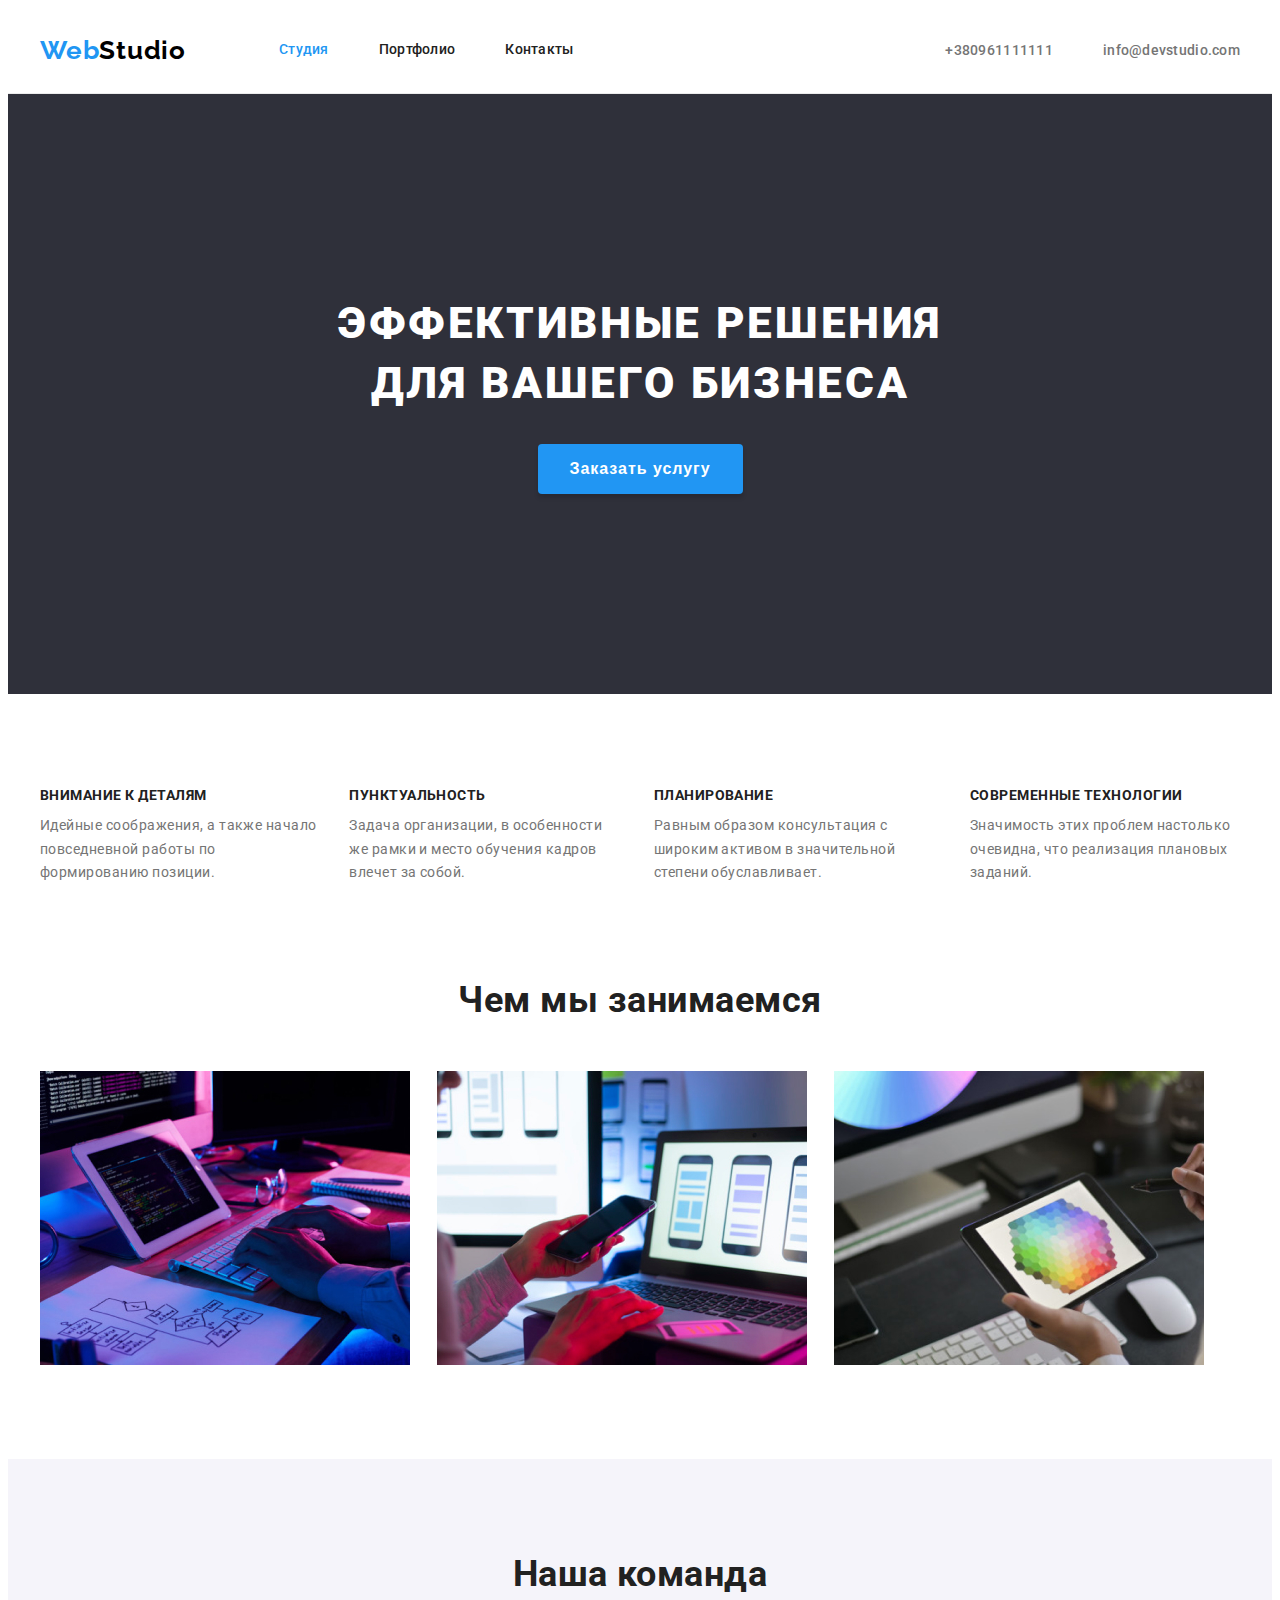
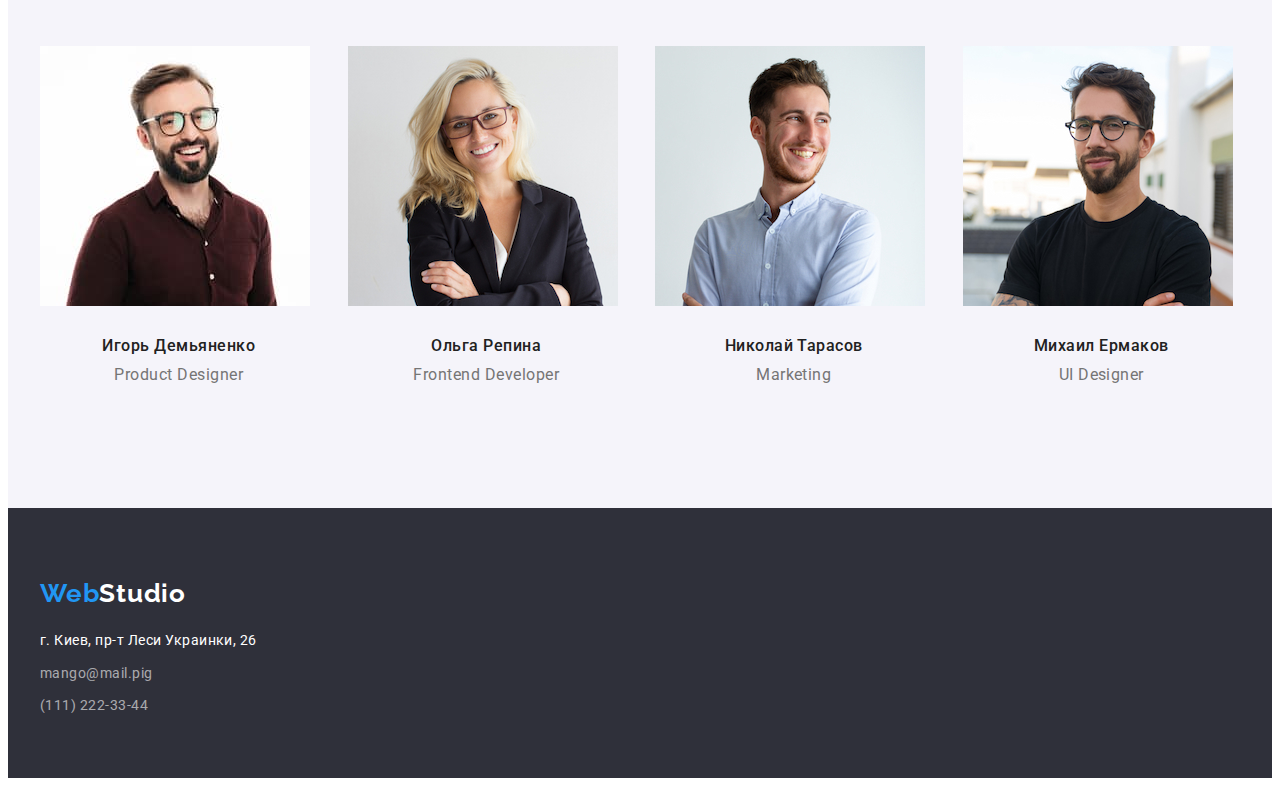
<file: index.html>
<!DOCTYPE html>
<html lang="ru">
  <head>
    <meta charset="UTF-8" />
    <meta http-equiv="X-UA-Compatible" content="IE=edge" />
    <meta name="viewport" content="width=device-width, initial-scale=1.0" />
    <title>Студия</title>
    <!-- шрифт шрифт Raleway 700 Roboto 400, 500, 700 и 900. -->
    <link rel="preconnect" href="https://fonts.googleapis.com" />
    <link rel="preconnect" href="https://fonts.gstatic.com" crossorigin />
    <link
      href="https://fonts.googleapis.com/css2?family=Raleway:wght@700&family=Roboto:wght@400;500;700;900&display=swap"
      rel="stylesheet"
    />
    <link
      rel="stylesheet"
      href="https://cdnjs.cloudflare.com/ajax/libs/modern-normalize/1.1.0/modern-normalize.min.css"
      integrity="sha512-wpPYUAdjBVSE4KJnH1VR1HeZfpl1ub8YT/NKx4PuQ5NmX2tKuGu6U/JRp5y+Y8XG2tV+wKQpNHVUX03MfMFn9Q=="
      crossorigin="anonymous"
      referrerpolicy="no-referrer"
    />
    <!-- стили css -->
    <link href=css/styles.css rel=stylesheet>
  </head>
  <body>
    <header class="header">
      <div class="container header-container">
        <nav class="nav">
          <a class="logo link" href="./index.html"
            ><span class="logo-accent">Web</span>Studio</a
          >
          <ul class="nav-list list link">
            <li class="header-item">
              <a class="nav-link current link" href="./index.html"> Студия </a>
            </li>
            <li class="header-item">
              <a class="nav-link link" href="./portfolio.html"> Портфолио </a>
            </li>
            <li class="header-item">
              <a class="nav-link link" href="Контакты"> Контакты </a>
            </li>
          </ul>
        </nav>
        <ul class="header-list list link">
          <li>
            <a class="header-tel link" href="tel:+380961111111"
              >+380961111111</a
            >
          </li>
          <li>
            <a class="header-mail link" href="mailto:info@devstudio.com"
              >info@devstudio.com</a
            >
          </li>
        </ul>
      </div>
    </header>

    <main class="main">

        <section class="hero">
          <div class="container hero-container">
          <h1 class="hero-title ">Эффективные решения для вашего бизнеса</h1>
          <button class="hero-btn" type="button">Заказать услугу</button>
        </div>
        </section>

      <!--Cекция benefits -->
      <section class="benefits section">
        <div class="container">
        <h2 class="benefits-title"></h2>
        <ul class="benefits-list list">
          <li class="benefits-item">
            <h3 class="benefits-subtitle">Внимание к деталям</h3>
            <p class="benefits-text">
              Идейные соображения, а также начало повседневной работы по
              формированию позиции.
            </p>
          </li>
          <li class="benefits-item">
            <h3 class="benefits-subtitle">Пунктуальность</h3>
            <p class="benefits-text">
              Задача организации, в особенности же рамки и место обучения кадров
              влечет за собой.
            </p>
          </li>
          <li class="benefits-item">
            <h3 class="benefits-subtitle">Планирование</h3>
            <p class="benefits-text">
              Равным образом консультация с широким активом в значительной
              степени обуславливает.
            </p>
          </li>
          <li class="benefits-item">
            <h3 class="benefits-subtitle">Современные технологии</h3>
            <p class="benefits-text">
              Значимость этих проблем настолько очевидна, что реализация
              плановых заданий.
            </p>
          </li>
        </ul>
        </div>
      </section>

      <section class="about">
        <div class="container">
        <h2 class="about-title">Чем мы занимаемся</h2>
        <ul class="about-list list">
          <li class="about-item">
            <img
              src="./images/box1.jpg"
              alt="Рабочее место,клавиатура планшет, видно руки. Процес набора."
              width="370"
            />
          </li>

          <li class="about-item">
            <img
              src="./images/box2.jpg"
              alt="Рабочее место, телефон, рука. Выбор дизайна"
              width="370"
            />
          </li>

          <li class="about-item">
            <img
              src="./images/box3.jpg"
              alt="рабочее место, палитра цветов. Подбор цвета"
              width="370"
            />
          </li>
        </ul>
        </div>
      </section>
      <!--наша команда-->
      <section class="team section">
        <div class="container">
        <h2 class="team-title">Наша команда</h2>
        <ul class="team-list list">
          <li class="team-item">
            <img src="./images/igor1.jpg" alt="Игорь Демьяненко" width="270" />
            <div class="team-item-content">
            <h3 class="team-item-subtitle">Игорь Демьяненко</h3>
            <p class="team-item-text">Product Designer</p>
          </div>
          </li>

          <li class="team-item">
            <img src="./images/olga2.jpg" alt="Ольга Репина" width="270" />
            <div class="team-item-content">
            <h3 class="team-item-subtitle">Ольга Репина</h3>
            <p class="team-item-text">Frontend Developer</p>
          </div>
          </li>

          <li class="team-item">
            <img
              src="./images/nikolai3.jpg"
              alt="Николай Тарасов"
              width="270"
            />
            <div class="team-item-content">
            <h3 class="team-item-subtitle">Николай Тарасов</h3>
            <p class="team-item-text">Marketing</p>
          </div>
          </li>

          <li class="team-item">
            <img src="./images/mihail3.jpg" alt="Михаил Ермаков" width="270" />
            <div class="team-item-content">
            <h3 class="team-item-subtitle">Михаил Ермаков</h3>
            <p class="team-item-text">UI Designer</p>
          </div>
          </li>
        </ul>
        </div>
      </section>
    </main>

    <!--Подвал-->
    <footer class="footer">
      <div class="container">
      <!-- Лого -->
      <a class="logo-footer link" href="./index.html"
        ><span class="logo-accent">Web</span>Studio</a
      >

      <address class="address">
        <p class="address-text">г. Киев, пр-т Леси Украинки, 26</p>
        <a class="address-mail link" href="malito:mango@mail.pig"
          >mango@mail.pig</a
        >
        
        <a class="address-tel link" href="tel:(111)222-33-44"
          >(111) 222-33-44</a
        >
      </address>
      </div>
    </footer>
  </body>
</html>
</file>
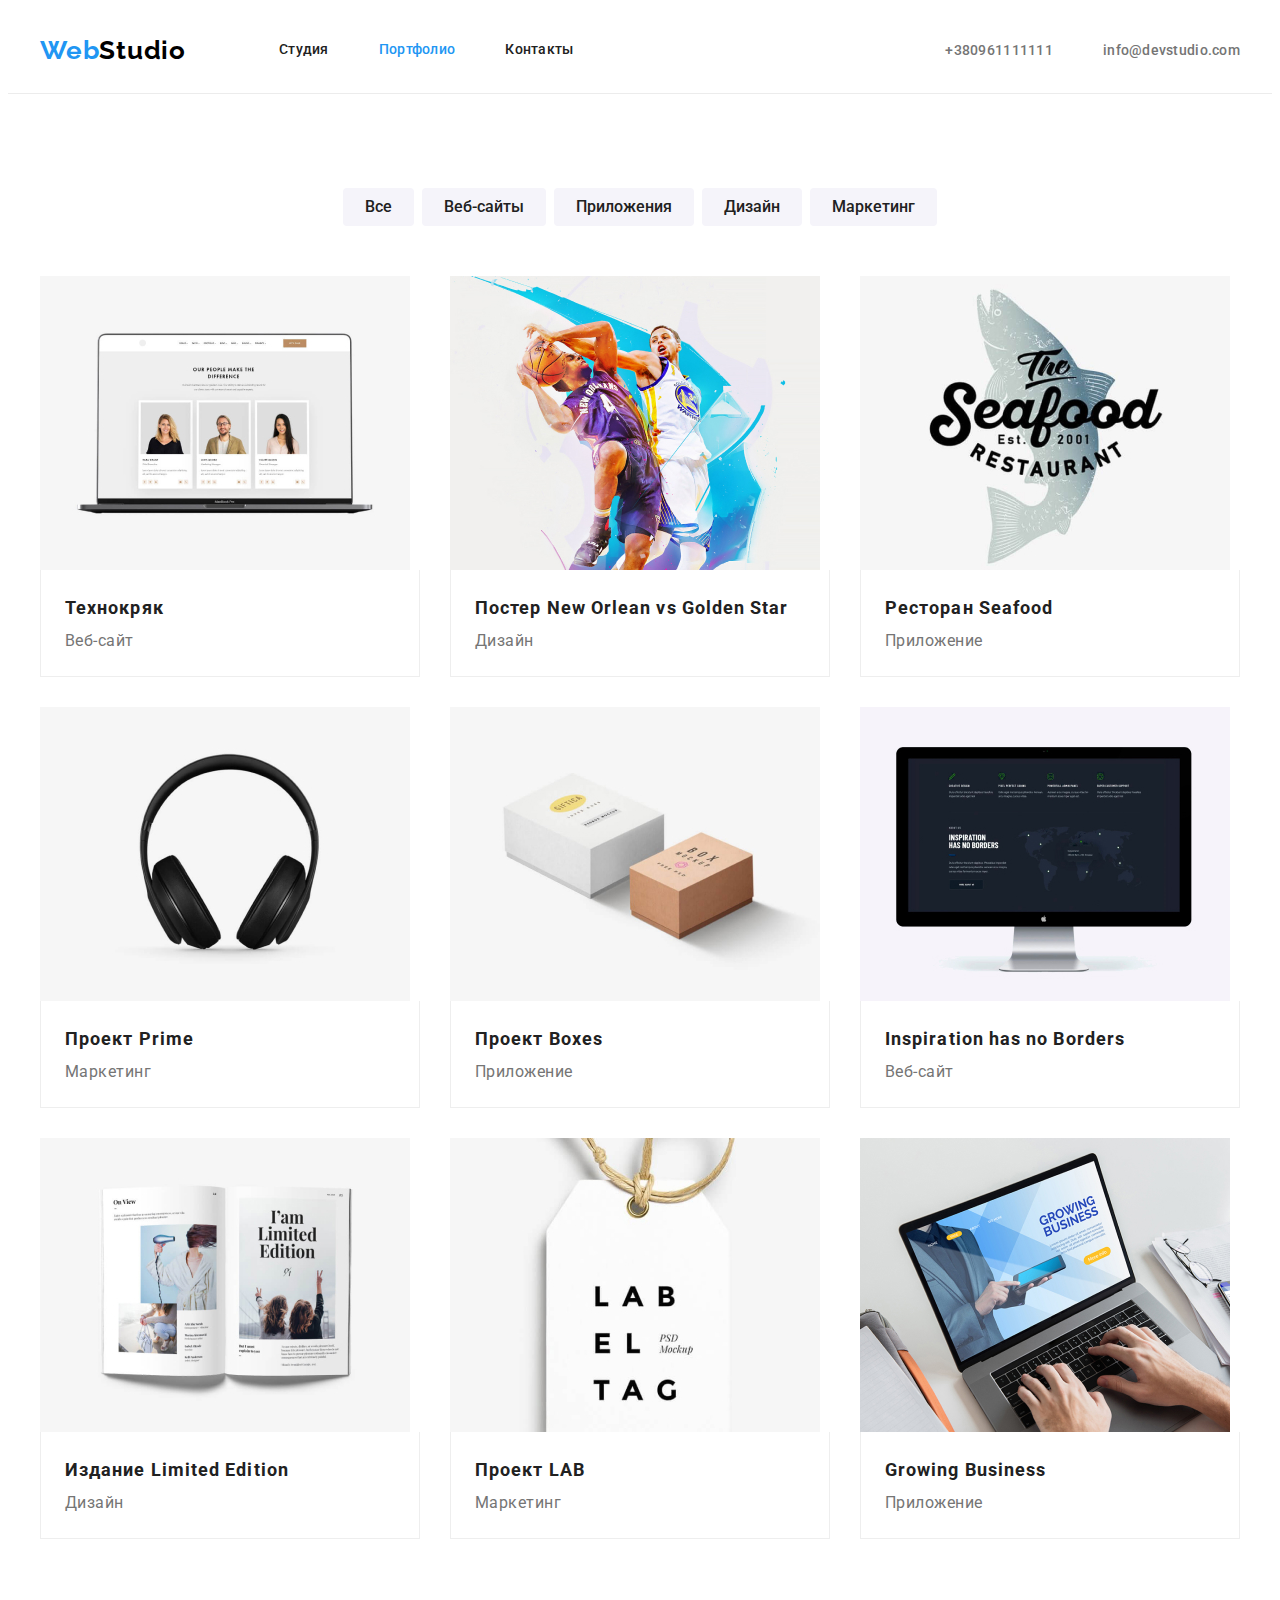
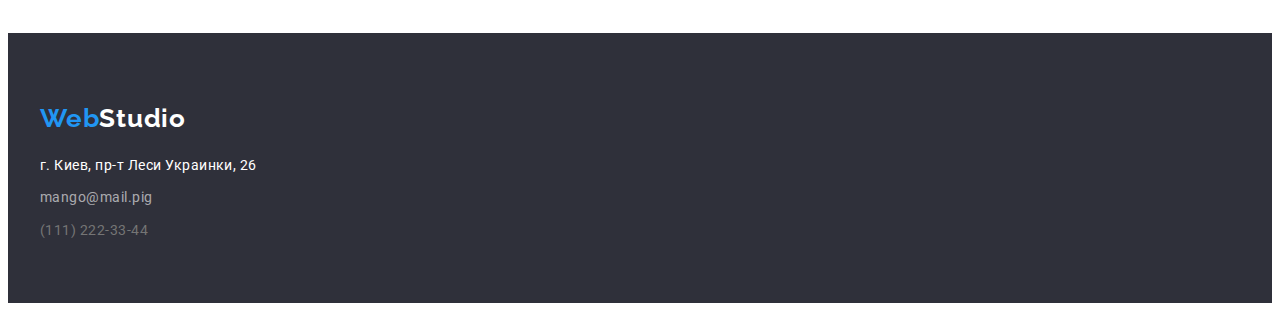
<file: portfolio.html>
<!DOCTYPE html>
<html lang="ru">
  <head>
    <meta charset="UTF-8" />
    <meta http-equiv="X-UA-Compatible" content="IE=edge" />
    <meta name="viewport" content="width=device-width, initial-scale=1.0" />
    <title>Портфолио</title>
    <!-- шрифт шрифт Raleway 700 Roboto 400, 500, 700 и 900. -->
    <link rel="preconnect" href="https://fonts.googleapis.com" />
    <link rel="preconnect" href="https://fonts.gstatic.com" crossorigin />
    <link
      href="https://fonts.googleapis.com/css2?family=Raleway:wght@700&family=Roboto:wght@400;500;700;900&display=swap"
      rel="stylesheet"
    />
    <link rel="stylesheet" href="https://cdnjs.cloudflare.com/ajax/libs/modern-normalize/1.1.0/modern-normalize.min.css"
      integrity="sha512-wpPYUAdjBVSE4KJnH1VR1HeZfpl1ub8YT/NKx4PuQ5NmX2tKuGu6U/JRp5y+Y8XG2tV+wKQpNHVUX03MfMFn9Q=="
      crossorigin="anonymous" referrerpolicy="no-referrer" 
    />
    <!-- стили css -->
    <link href=css/styles.css rel=stylesheet>
  </head>
  <body>
    <header class="header">
      <div class="container header-container">
        <nav class="nav">
          <a class="logo link" href="./index.html"
            ><span class="logo-accent">Web</span>Studio</a
          >
          <ul class="nav-list list link">
            <li class="header-item">
              <a class="nav-link link" href="./index.html"> Студия </a>
            </li>
            <li class="header-item">
              <a class="nav-link current link" href="./portfolio.html">
                Портфолио
              </a>
            </li>
            <li class="header-item">
              <a class="nav-link link" href="Контакты"> Контакты </a>
            </li>
          </ul>
        </nav>
        <ul class="header-list list link">
          <li>
            <a class="header-tel link" href="tel:+380961111111"
              >+380961111111</a
            >
          </li>
          <li>
            <a class="header-mail link" href="mailto:info@devstudio.com"
              >info@devstudio.com</a
            >
          </li>
        </ul>
      </div>
    </header>

    <main>
      <section class="projects section">
        <div class="container filter">
          <h1></h1>
          <ul class="filter-list list">
            <li class="filter-list-item">
              <button class="button-filter" type="button">Все</button>
            </li>
            <li class="filter-list-item">
              <button class="button-filter" type="button">Веб-сайты</button>
            </li>
            <li class="filter-list-item">
              <button class="button-filter" type="button">Приложения</button>
            </li>
            <li class="filter-list-item">
              <button class="button-filter" type="button">Дизайн</button>
            </li>
            <li class="filter-list-item">
              <button class="button-filter" type="button">Маркетинг</button>
            </li>
          </ul>

          <!-- -------PROJECTS----- -->
          <h2 class="projects-title"></h2>
          <ul class="projects-list list">
            <li class="projects-item">
              <img
                src="./portfolio/pr1.jpg"
                alt="ноутбук с изображением членов команды"
              />
              <div class="projects-item-content">
                <h3 class="projects-subtitle">Технокряк</h3>
                <p class="projects-text">Веб-сайт</p>
              </div>
            </li>
            <li class="projects-item">
              <img
                src="./portfolio/pr2.jpg"
                alt="два баскетболиста борются за мяч"
              />
              <div class="projects-item-content">
                <h3 class="projects-subtitle">
                  Постер New Orlean vs Golden Star
                </h3>
                <p class="projects-text">Дизайн</p>
              </div>
            </li>
            <li class="projects-item">
              <img
                src="./portfolio/pr3.jpg"
                alt="лого ресторана с изобржением рыбы"
              />
              <div class="projects-item-content">
                <h3 class="projects-subtitle">Ресторан Seafood</h3>
                <p class="projects-text">Приложение</p>
              </div>
            </li>
            <li class="projects-item">
              <img src="./portfolio/pr4.jpg" alt="черные студийные наушники" />
              <div class="projects-item-content">
                <h3 class="projects-subtitle">Проект Prime</h3>
                <p class="projects-text">Маркетинг</p>
              </div>
            </li>
            <li class="projects-item">
              <img src="./portfolio/pr5.jpg" alt="две коробки" />
              <div class="projects-item-content">
                <h3 class="projects-subtitle">Проект Boxes</h3>
                <p class="projects-text">Приложение</p>
              </div>
            </li>
            <li class="projects-item">
              <img src="./portfolio/pr6.jpg" alt="монитор с показаным сайтом" />
              <div class="projects-item-content">
                <h3 class="projects-subtitle">Inspiration has no Borders</h3>
                <p class="projects-text">Веб-сайт</p>
              </div>
            </li>
            <li class="projects-item">
              <img
                src="./portfolio/pr7.jpg"
                alt="открытая книга с названием издания"
              />
              <div class="projects-item-content">
                <h3 class="projects-subtitle">Издание Limited Edition</h3>
                <p class="projects-text">Дизайн</p>
              </div>
            </li>
            <li class="projects-item">
              <img src="./portfolio/pr8.jpg" alt="бирка проэкта" />
              <div class="projects-item-content">
                <h3 class="projects-subtitle">Проект LAB</h3>
                <p class="projects-text">Маркетинг</p>
              </div>
            </li>
            <li class="projects-item">
              <img
                src="./portfolio/pr9.jpg"
                alt="ноутбук с загруженым прилоением на экранеи "
              />
              <div class="projects-item-content">
                <h3 class="projects-subtitle">Growing Business</h3>
                <p class="projects-text">Приложение</p>
              </div>
            </li>
          </ul>
        </div>
      </section>
    </main>

    <!--Подвал-->
    <footer class="footer">
      <div class="container">
        <!-- Лого -->
        <a class="logo-footer link" href="./index.html"
          ><span class="logo-accent">Web</span>Studio</a
        >

        <address class="address">
          <p class="address-text">г. Киев, пр-т Леси Украинки, 26</p>
          <a class="address-mail link" href="malito:mango@mail.pig"
            >mango@mail.pig</a
          <a class="address-tel link" href="tel:(111)222-33-44"
            >(111) 222-33-44</a
          >
        </address>
      </div>
    </footer>
  </body>
</html>
</file>
